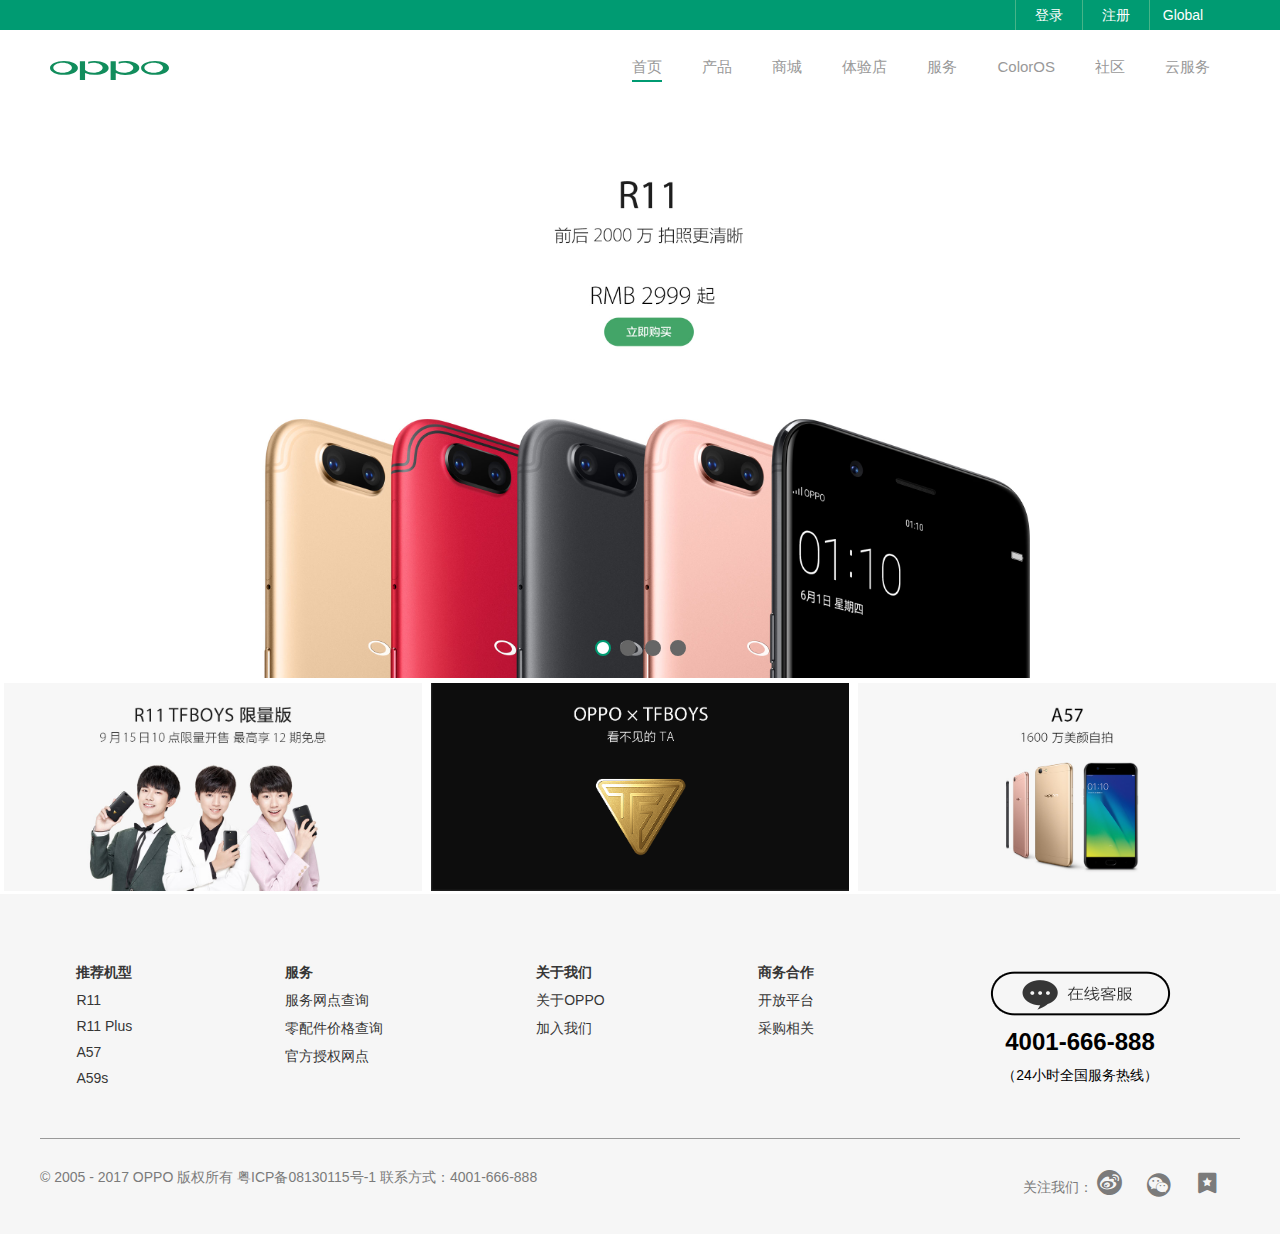
<file: index.html>
<!DOCTYPE html>
<html>
	<head>
		<meta charset="UTF-8">
		<title>oppo官网</title>
		<link rel="stylesheet" type="text/css" href="css/public.css"/>
		<link rel="stylesheet" type="text/css" href="iconfont/iconfont.css"/>
		<link rel="stylesheet" href="css/index.css" />
		<script type="text/javascript" src="js/jquery-1.11.1.min.js" ></script>
	</head>
	<body>
		<!--头部文件--->
		<div id="header"></div>
		<!--轮播图--->
		<div class="banner">
			<div class="banner-img">
				<img src="img/index/index-banner-1.jpg" style="z-index: 2;"/>
				<img src="img/index/index-banner-2.jpg"/>
				<img src="img/index/index-banner-3.jpg"/>
				<img src="img/index/index-banner-4.jpg"/>
			</div>
			<ul class="banner-btn">
				<li class="in"></li>
				<li></li>
				<li></li>
				<li></li>
			</ul>
		</div>
		<!--主页主体链接-->
		<div class="main-link">
			<a href="#"><img src="img/index/main-link-1.jpg"/></a>
			<a href="#"><img src="img/index/main-link-2.png"/></a>
			<a href="#"><img src="img/index/main-link-3.jpg"/></a>
		</div>
		<!--footer底部-->
		<div id="footer">
			<div class="foot-up">
				<ul class="list-li">
					<li><a href="#" class="list-li-link">推荐机型</a>
						<ul>
							<li><a href="#">R11</a></li>
							<li><a href="#">R11 Plus</a></li>
							<li><a href="#">A57</a></li>
							<li><a href="#">A59s</a></li>
						</ul>
					</li>
					<li><a href="#" class="list-li-link">服务</a>
						<ul>
							<li><a href="#">服务网点查询</a></li>
							<li><a href="#">零配件价格查询</a></li>
							<li><a href="#">官方授权网点</a></li>
						</ul>
					</li>
					<li><a href="#" class="list-li-link">关于我们</a>
						<ul>
							<li><a href="#">关于OPPO</a></li>
							<li><a href="#">加入我们</a></li>
						</ul>
					</li>
					<li><a href="#" class="list-li-link">商务合作</a>
						<ul>
							<li><a href="#">开放平台</a></li>
							<li><a href="#">采购相关</a></li>
						</ul>
					</li>
				</ul>
				<div class="online_serive">
					<img src="img/index/icon-online.png"/>
					<h3>4001-666-888</h3>
					<p>（24小时全国服务热线）</p>
				</div>
			</div>
			<hr />
			<div class="foot-down">
				<p>© 2005 - 2017 OPPO 版权所有 粤ICP备08130115号-1 联系方式：4001-666-888</p>
				<div class="foot-ico">
					<span>关注我们：</span>
					<a href="#" class="weichat"><i class="iconfont" >&#xf0055;</i></a>
					<a href="#" class="weibo"><i class="iconfont" >&#xe603;</i><img src="img/index/wx.jpg"/></a>
					<a href="#" class="windown"><i class="iconfont" >&#xe665;</i>
						<img src="img/index/fwc.jpg"/>
					</a>
				</div>
			</div>
		</div>
	</body>
</html>
<script type="text/javascript" src="js/public.js" ></script>
<script src="js/index.js"></script>
</file>
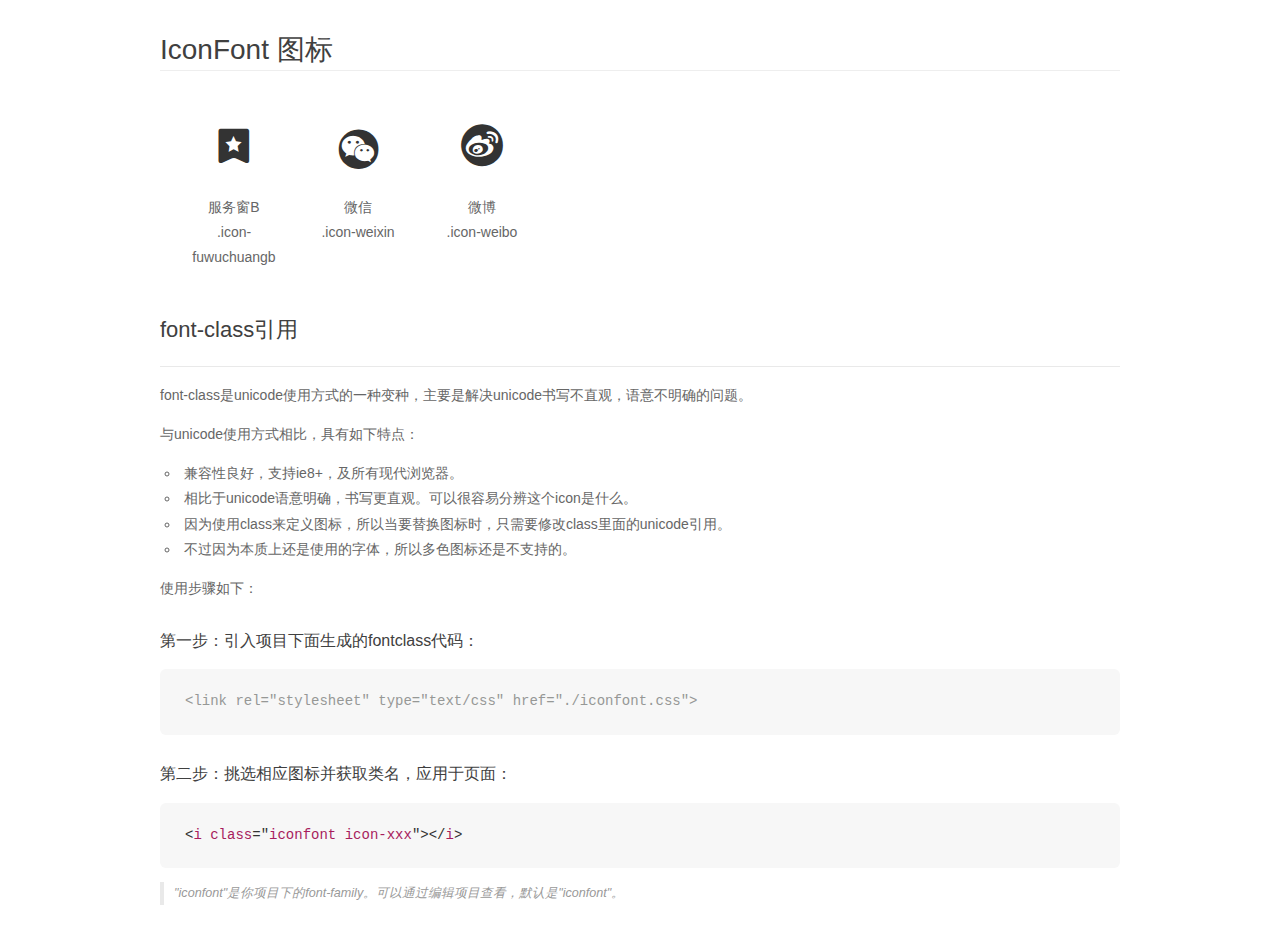
<file: iconfont/demo_fontclass.html>
<!DOCTYPE html>
<html>
<head>
    <meta charset="utf-8"/>
    <title>IconFont</title>
    <link rel="stylesheet" href="demo.css">
    <link rel="stylesheet" href="iconfont.css">
</head>
<body>
    <div class="main markdown">
        <h1>IconFont 图标</h1>
        <ul class="icon_lists clear">
            
                <li>
                <i class="icon iconfont icon-fuwuchuangb"></i>
                    <div class="name">服务窗B</div>
                    <div class="fontclass">.icon-fuwuchuangb</div>
                </li>
            
                <li>
                <i class="icon iconfont icon-weixin"></i>
                    <div class="name">微信</div>
                    <div class="fontclass">.icon-weixin</div>
                </li>
            
                <li>
                <i class="icon iconfont icon-weibo"></i>
                    <div class="name">微博</div>
                    <div class="fontclass">.icon-weibo</div>
                </li>
            
        </ul>

        <h2 id="font-class-">font-class引用</h2>
        <hr>

        <p>font-class是unicode使用方式的一种变种，主要是解决unicode书写不直观，语意不明确的问题。</p>
        <p>与unicode使用方式相比，具有如下特点：</p>
        <ul>
        <li>兼容性良好，支持ie8+，及所有现代浏览器。</li>
        <li>相比于unicode语意明确，书写更直观。可以很容易分辨这个icon是什么。</li>
        <li>因为使用class来定义图标，所以当要替换图标时，只需要修改class里面的unicode引用。</li>
        <li>不过因为本质上还是使用的字体，所以多色图标还是不支持的。</li>
        </ul>
        <p>使用步骤如下：</p>
        <h3 id="-fontclass-">第一步：引入项目下面生成的fontclass代码：</h3>


        <pre><code class="lang-js hljs javascript"><span class="hljs-comment">&lt;link rel="stylesheet" type="text/css" href="./iconfont.css"&gt;</span></code></pre>
        <h3 id="-">第二步：挑选相应图标并获取类名，应用于页面：</h3>
        <pre><code class="lang-css hljs">&lt;<span class="hljs-selector-tag">i</span> <span class="hljs-selector-tag">class</span>="<span class="hljs-selector-tag">iconfont</span> <span class="hljs-selector-tag">icon-xxx</span>"&gt;&lt;/<span class="hljs-selector-tag">i</span>&gt;</code></pre>
        <blockquote>
        <p>"iconfont"是你项目下的font-family。可以通过编辑项目查看，默认是"iconfont"。</p>
        </blockquote>
    </div>
</body>
</html>
</file>
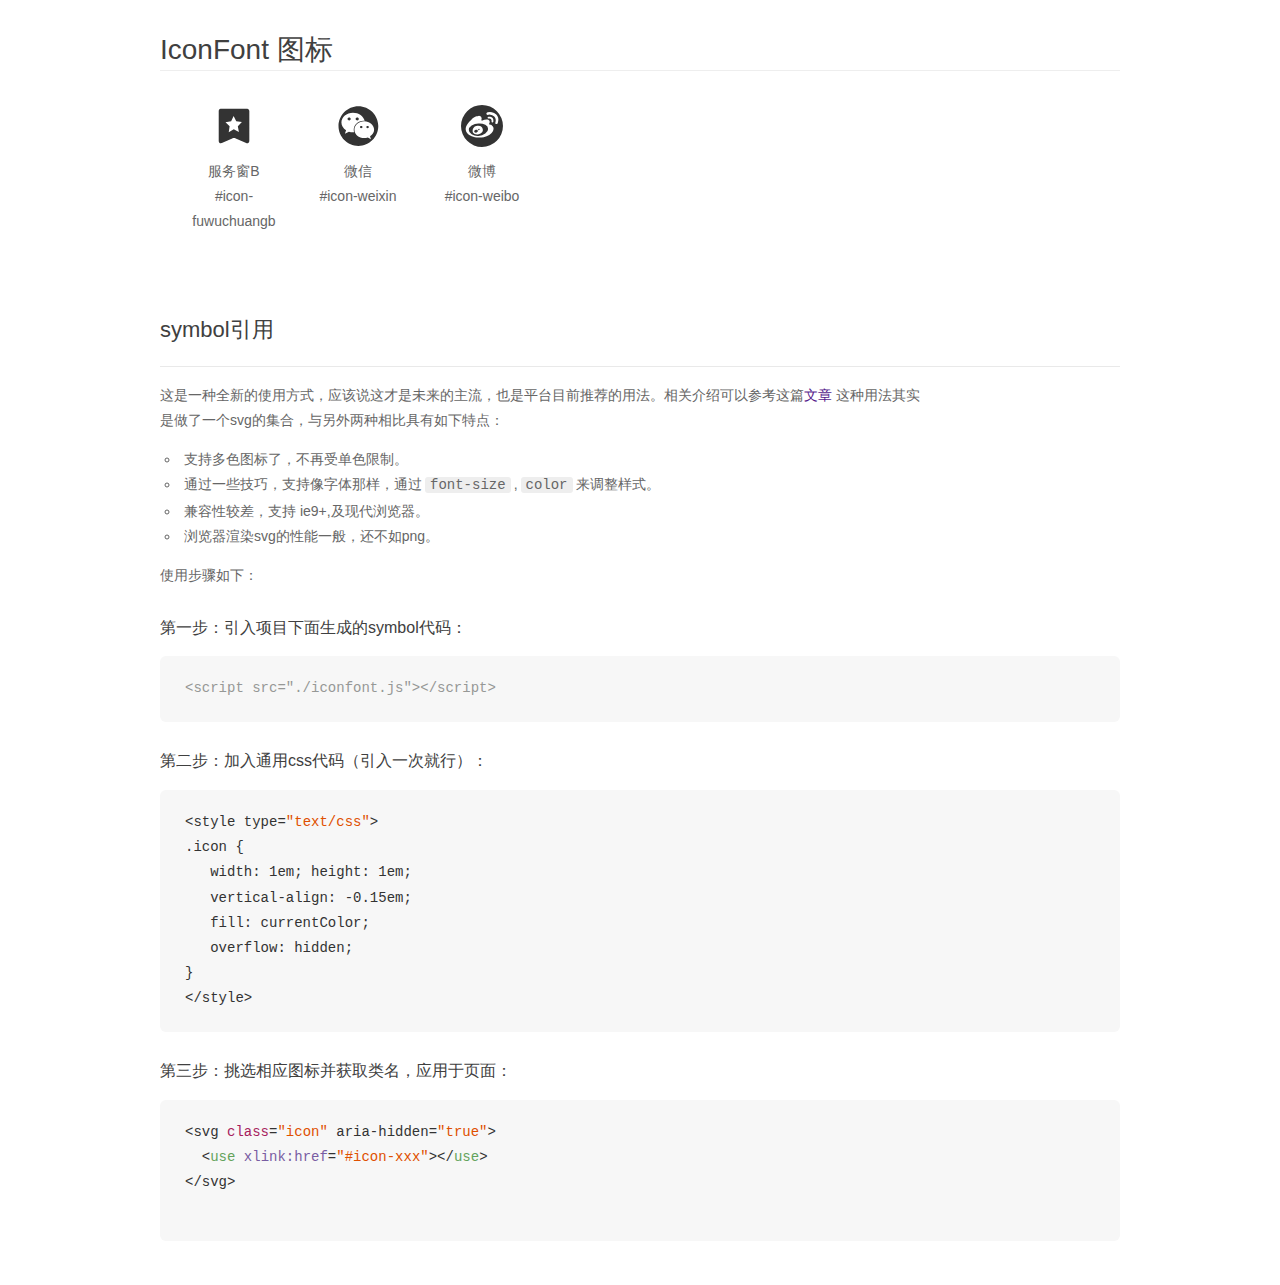
<file: iconfont/demo_symbol.html>
<!DOCTYPE html>
<html>
<head>
    <meta charset="utf-8"/>
    <title>IconFont</title>
    <link rel="stylesheet" href="demo.css">
    <script src="iconfont.js"></script>

    <style type="text/css">
        .icon {
          /* 通过设置 font-size 来改变图标大小 */
          width: 1em; height: 1em;
          /* 图标和文字相邻时，垂直对齐 */
          vertical-align: -0.15em;
          /* 通过设置 color 来改变 SVG 的颜色/fill */
          fill: currentColor;
          /* path 和 stroke 溢出 viewBox 部分在 IE 下会显示
             normalize.css 中也包含这行 */
          overflow: hidden;
        }

    </style>
</head>
<body>
    <div class="main markdown">
        <h1>IconFont 图标</h1>
        <ul class="icon_lists clear">
            
                <li>
                    <svg class="icon" aria-hidden="true">
                        <use xlink:href="#icon-fuwuchuangb"></use>
                    </svg>
                    <div class="name">服务窗B</div>
                    <div class="fontclass">#icon-fuwuchuangb</div>
                </li>
            
                <li>
                    <svg class="icon" aria-hidden="true">
                        <use xlink:href="#icon-weixin"></use>
                    </svg>
                    <div class="name">微信</div>
                    <div class="fontclass">#icon-weixin</div>
                </li>
            
                <li>
                    <svg class="icon" aria-hidden="true">
                        <use xlink:href="#icon-weibo"></use>
                    </svg>
                    <div class="name">微博</div>
                    <div class="fontclass">#icon-weibo</div>
                </li>
            
        </ul>


        <h2 id="symbol-">symbol引用</h2>
        <hr>

        <p>这是一种全新的使用方式，应该说这才是未来的主流，也是平台目前推荐的用法。相关介绍可以参考这篇<a href="">文章</a>
        这种用法其实是做了一个svg的集合，与另外两种相比具有如下特点：</p>
        <ul>
          <li>支持多色图标了，不再受单色限制。</li>
          <li>通过一些技巧，支持像字体那样，通过<code>font-size</code>,<code>color</code>来调整样式。</li>
          <li>兼容性较差，支持 ie9+,及现代浏览器。</li>
          <li>浏览器渲染svg的性能一般，还不如png。</li>
        </ul>
        <p>使用步骤如下：</p>
        <h3 id="-symbol-">第一步：引入项目下面生成的symbol代码：</h3>
        <pre><code class="lang-js hljs javascript"><span class="hljs-comment">&lt;script src="./iconfont.js"&gt;&lt;/script&gt;</span></code></pre>
        <h3 id="-css-">第二步：加入通用css代码（引入一次就行）：</h3>
        <pre><code class="lang-js hljs javascript">&lt;style type=<span class="hljs-string">"text/css"</span>&gt;
.icon {
   width: <span class="hljs-number">1</span>em; height: <span class="hljs-number">1</span>em;
   vertical-align: <span class="hljs-number">-0.15</span>em;
   fill: currentColor;
   overflow: hidden;
}
&lt;<span class="hljs-regexp">/style&gt;</span></code></pre>
        <h3 id="-">第三步：挑选相应图标并获取类名，应用于页面：</h3>
        <pre><code class="lang-js hljs javascript">&lt;svg <span class="hljs-class"><span class="hljs-keyword">class</span></span>=<span class="hljs-string">"icon"</span> aria-hidden=<span class="hljs-string">"true"</span>&gt;<span class="xml"><span class="hljs-tag">
  &lt;<span class="hljs-name">use</span> <span class="hljs-attr">xlink:href</span>=<span class="hljs-string">"#icon-xxx"</span>&gt;</span><span class="hljs-tag">&lt;/<span class="hljs-name">use</span>&gt;</span>
</span>&lt;<span class="hljs-regexp">/svg&gt;
        </span></code></pre>
    </div>
</body>
</html>
</file>
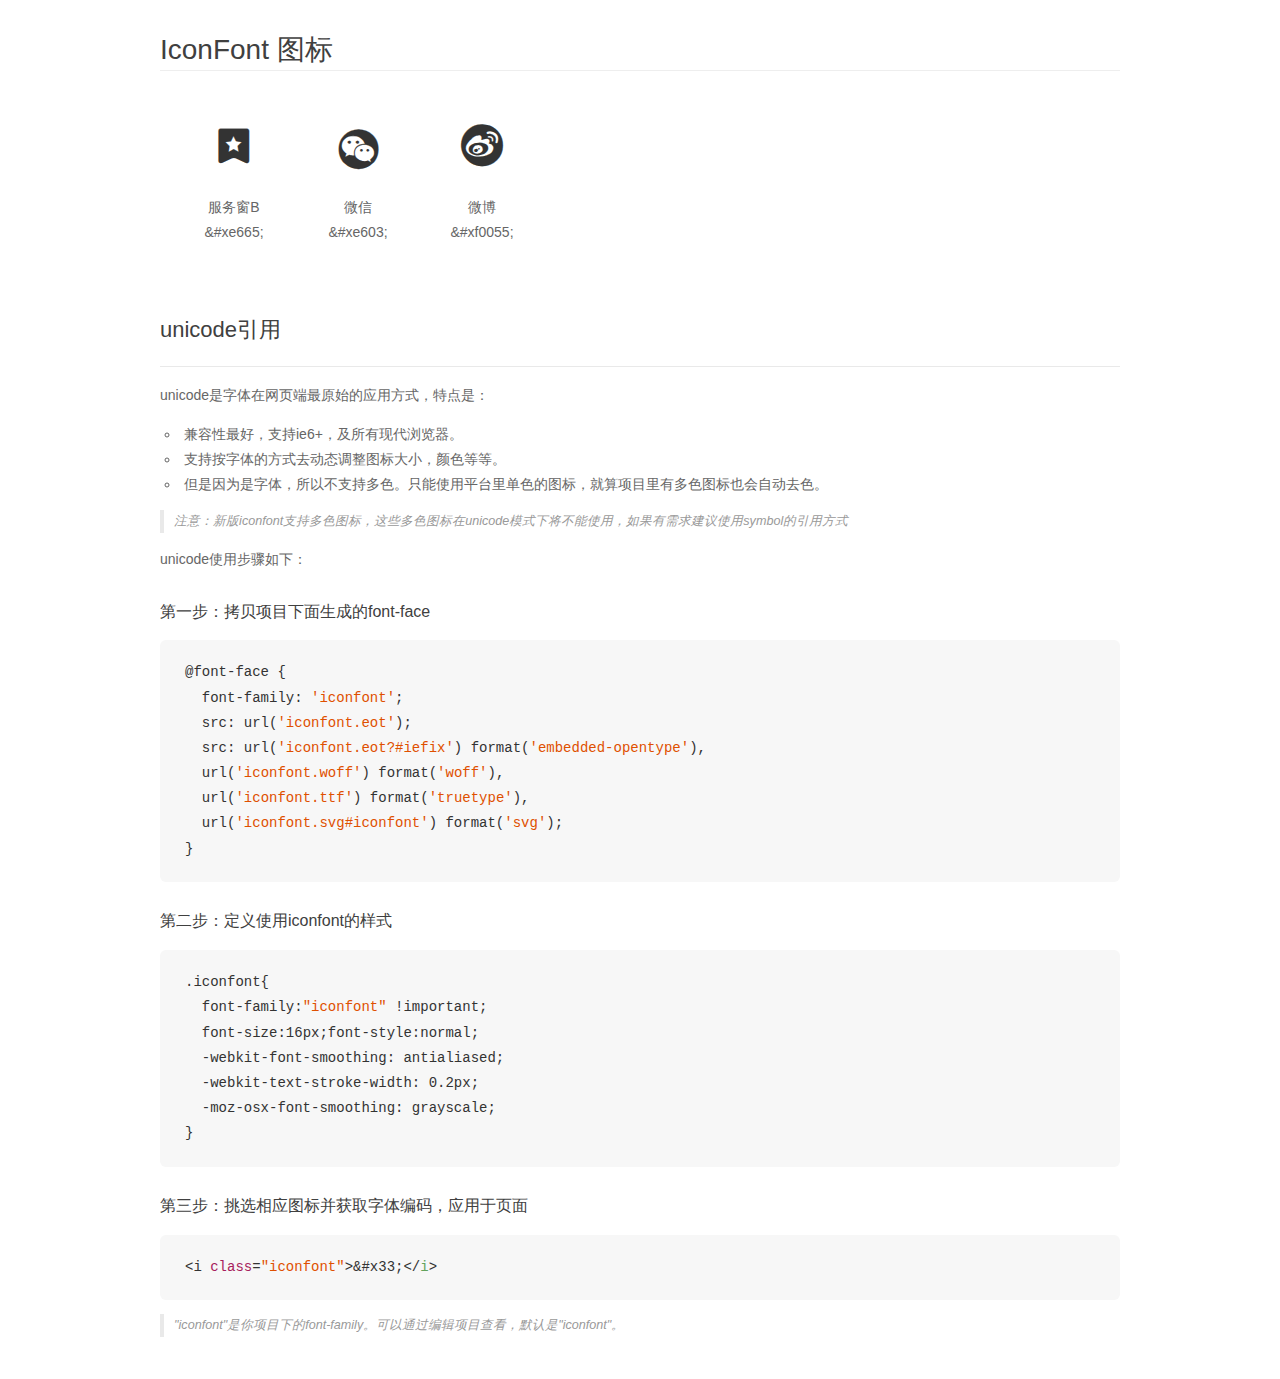
<file: iconfont/demo_unicode.html>
<!DOCTYPE html>
<html>
<head>
    <meta charset="utf-8"/>
    <title>IconFont</title>
    <link rel="stylesheet" href="demo.css">

    <style type="text/css">

        @font-face {font-family: "iconfont";
          src: url('iconfont.eot'); /* IE9*/
          src: url('iconfont.eot#iefix') format('embedded-opentype'), /* IE6-IE8 */
          url('iconfont.woff') format('woff'), /* chrome, firefox */
          url('iconfont.ttf') format('truetype'), /* chrome, firefox, opera, Safari, Android, iOS 4.2+*/
          url('iconfont.svg#iconfont') format('svg'); /* iOS 4.1- */
        }

        .iconfont {
          font-family:"iconfont" !important;
          font-size:16px;
          font-style:normal;
          -webkit-font-smoothing: antialiased;
          -webkit-text-stroke-width: 0.2px;
          -moz-osx-font-smoothing: grayscale;
        }

    </style>
</head>
<body>
    <div class="main markdown">
        <h1>IconFont 图标</h1>
        <ul class="icon_lists clear">
            
                <li>
                <i class="icon iconfont">&#xe665;</i>
                    <div class="name">服务窗B</div>
                    <div class="code">&amp;#xe665;</div>
                </li>
            
                <li>
                <i class="icon iconfont">&#xe603;</i>
                    <div class="name">微信</div>
                    <div class="code">&amp;#xe603;</div>
                </li>
            
                <li>
                <i class="icon iconfont">&#xf0055;</i>
                    <div class="name">微博</div>
                    <div class="code">&amp;#xf0055;</div>
                </li>
            
        </ul>
        <h2 id="unicode-">unicode引用</h2>
        <hr>

        <p>unicode是字体在网页端最原始的应用方式，特点是：</p>
        <ul>
        <li>兼容性最好，支持ie6+，及所有现代浏览器。</li>
        <li>支持按字体的方式去动态调整图标大小，颜色等等。</li>
        <li>但是因为是字体，所以不支持多色。只能使用平台里单色的图标，就算项目里有多色图标也会自动去色。</li>
        </ul>
        <blockquote>
        <p>注意：新版iconfont支持多色图标，这些多色图标在unicode模式下将不能使用，如果有需求建议使用symbol的引用方式</p>
        </blockquote>
        <p>unicode使用步骤如下：</p>
        <h3 id="-font-face">第一步：拷贝项目下面生成的font-face</h3>
        <pre><code class="lang-js hljs javascript">@font-face {
  font-family: <span class="hljs-string">'iconfont'</span>;
  src: url(<span class="hljs-string">'iconfont.eot'</span>);
  src: url(<span class="hljs-string">'iconfont.eot?#iefix'</span>) format(<span class="hljs-string">'embedded-opentype'</span>),
  url(<span class="hljs-string">'iconfont.woff'</span>) format(<span class="hljs-string">'woff'</span>),
  url(<span class="hljs-string">'iconfont.ttf'</span>) format(<span class="hljs-string">'truetype'</span>),
  url(<span class="hljs-string">'iconfont.svg#iconfont'</span>) format(<span class="hljs-string">'svg'</span>);
}
</code></pre>
        <h3 id="-iconfont-">第二步：定义使用iconfont的样式</h3>
        <pre><code class="lang-js hljs javascript">.iconfont{
  font-family:<span class="hljs-string">"iconfont"</span> !important;
  font-size:<span class="hljs-number">16</span>px;font-style:normal;
  -webkit-font-smoothing: antialiased;
  -webkit-text-stroke-width: <span class="hljs-number">0.2</span>px;
  -moz-osx-font-smoothing: grayscale;
}
</code></pre>
        <h3 id="-">第三步：挑选相应图标并获取字体编码，应用于页面</h3>
        <pre><code class="lang-js hljs javascript">&lt;i <span class="hljs-class"><span class="hljs-keyword">class</span></span>=<span class="hljs-string">"iconfont"</span>&gt;&amp;#x33;<span class="xml"><span class="hljs-tag">&lt;/<span class="hljs-name">i</span>&gt;</span></span></code></pre>

        <blockquote>
        <p>"iconfont"是你项目下的font-family。可以通过编辑项目查看，默认是"iconfont"。</p>
        </blockquote>
    </div>


</body>
</html>
</file>
<file: css/public.css>
/*整体初始化*/
html, body, ul, li, ol, dl, dd, dt, p, h1, h2, h3, h4, h5, h6, form, fieldset, legend, img hr{ margin:0; padding:0; }
fieldset, img { border:none; }
img{display: block;}
address, caption, cite, code, dfn, th, var { font-style:normal; font-weight:normal; }
ul, ol { list-style:none; } 
a,a:hover{text-decoration: none;}
html { overflow:-Scroll;
	overflow-x:hidden;
	font-family: "微软雅黑","Microsoft Yahei",Arial,Helvetica,sans-serif,"宋体";
    font-size: 14px;}

#header{
	height: 110px;
	width: 100%;
}
.top{
	height: 30px;
	background: #009B72;
}
.login-register{
	float: right;
	display: flex;
	margin-right:5%;
}
.login-register  li a{
	display: block;
	width: 66px;
	height: 30px;
	border-left: 1px solid #47b488;
	line-height: 30px;
	text-align: center;
	color:#FFF;
	
}
.nav{
	height: 80px;
	display: flex;
	justify-content: space-between;
	padding: 0 50px;
	align-items: center;
}
.nav img{
	display: block;
	height: 19px;
}
.nav-menu{
	display: flex;
}

.nav-menu li a{
	display: block;
	margin: 0 20px;
	font-size: 15px;
	color: #999;
	height: 22px;
}
.active{
	border-bottom: #009B72 2px solid;
}
/*footer底部*/
#footer{
	height: 340px;
	width: 100%;
	padding: 46px 0;
	background:#F6F6F6;
	margin-top:3px ;
	box-sizing: border-box;
}
.foot-up{
	padding: 24px 0px;
	width: 100%;
	height: 150px;
}
.list-li{
	width:890px;
	height: 126px;
	display: flex;
	justify-content: space-around;
	float: left;
}
.list-li ul li{
	margin: 10px 0;
}
.list-li ul li a{
	color: #363636;
}
.list-li-link{
	font-size: 14px;
	font-weight: 900;
	color: #363636;
}
.online_serive{
	height: 127px;
	width: 300px;
	float: right;
	margin-right: 50px;
	display:flex;
	flex-direction: column;
	justify-content: space-around;
	align-items: center;
}
.online_serive h3{
	font-size: 24px;
}
hr{
	width: 1200px;
	height: 1px;
	background: #999999;
	margin: 0 auto;
	border: none;
}
.foot-down{
	width: 1200px;
	height: 30px;
	margin: 30px auto;
}
.foot-down p{
	color: #7b7b7b;
	font-size: 14px;
	float: left;
}
.foot-ico{
	float: right;
	color: #7b7b7b;
}
 .foot-ico a{
 	color: #7b7b7b;
 	position: relative;
 }
.foot-ico i{
	font-size:25px; 
	margin-right: 20px;
}
.weichat:hover{
	color:#D9595C ;
}
.weibo:hover{
	color:#00925F ;
}
.windown:hover{
	color:#1CACEB ;
}
.weibo img{
	position: absolute;
	bottom: 30px;
	right: -40px;
	display: none;
}
.weibo:hover img{
	display: block;
}
.windown img{
	position: absolute;
	bottom: 30px;
	right: -40px;
	display: none;
}
</file>
<file: iconfont/iconfont.css>
@font-face {font-family: "iconfont";
  src: url('iconfont.eot?t=1505307280456'); /* IE9*/
  src: url('iconfont.eot?t=1505307280456#iefix') format('embedded-opentype'), /* IE6-IE8 */
  url('[data-uri]') format('woff'),
  url('iconfont.ttf?t=1505307280456') format('truetype'), /* chrome, firefox, opera, Safari, Android, iOS 4.2+*/
  url('iconfont.svg?t=1505307280456#iconfont') format('svg'); /* iOS 4.1- */
}

.iconfont {
  font-family:"iconfont" !important;
  font-size:16px;
  font-style:normal;
  -webkit-font-smoothing: antialiased;
  -moz-osx-font-smoothing: grayscale;
}

.icon-fuwuchuangb:before { content: "\e665"; }

.icon-weixin:before { content: "\e603"; }

.icon-weibo:before { content: "\f0055"; }
</file>
<file: css/index.css>
.banner{
	width: 100%;
	height: 568px;
	position: relative;
}
.banner-img{
	height: 568px;
}
.banner-img img{
	display: block;
	height: 568px;
	width: auto;
	margin-left: -260px;	
	position: absolute;
}
.banner-btn{
	position: absolute;
	bottom: 20px;
	z-index: 5;
	width: 100px;
	height: 20px;
	margin-left:-50px;
	left: 50%;
	display: flex;
	justify-content: space-around;
	align-items: center;
}
.banner-btn li{
	height: 12px;
	width: 12px;
	background: #666;
	border-radius: 50%;
	border: #666 2px solid;
	outline: none;
}
 .banner-btn .in{
 	border-radius: 50%;
	height: 12px;
	width: 12px;
	border-color:#009B72;
	background: #FFFFFF;
}
/*主页主体链接*/
.main-link{
	margin-top: 5px;
	display: flex;
	justify-content: space-around;
}
.main-link a img{
	display: block;
	width: 418px;
	height: 208px;
}
</file>
<file: iconfont/demo.css>
*{margin: 0;padding: 0;list-style: none;}
/*
KISSY CSS Reset
理念：1. reset 的目的不是清除浏览器的默认样式，这仅是部分工作。清除和重置是紧密不可分的。
2. reset 的目的不是让默认样式在所有浏览器下一致，而是减少默认样式有可能带来的问题。
3. reset 期望提供一套普适通用的基础样式。但没有银弹，推荐根据具体需求，裁剪和修改后再使用。
特色：1. 适应中文；2. 基于最新主流浏览器。
维护：玉伯<lifesinger@gmail.com>, 正淳<ragecarrier@gmail.com>
 */

/** 清除内外边距 **/
body, h1, h2, h3, h4, h5, h6, hr, p, blockquote, /* structural elements 结构元素 */
dl, dt, dd, ul, ol, li, /* list elements 列表元素 */
pre, /* text formatting elements 文本格式元素 */
form, fieldset, legend, button, input, textarea, /* form elements 表单元素 */
th, td /* table elements 表格元素 */ {
  margin: 0;
  padding: 0;
}

/** 设置默认字体 **/
body,
button, input, select, textarea /* for ie */ {
  font: 12px/1.5 tahoma, arial, \5b8b\4f53, sans-serif;
}
h1, h2, h3, h4, h5, h6 { font-size: 100%; }
address, cite, dfn, em, var { font-style: normal; } /* 将斜体扶正 */
code, kbd, pre, samp { font-family: courier new, courier, monospace; } /* 统一等宽字体 */
small { font-size: 12px; } /* 小于 12px 的中文很难阅读，让 small 正常化 */

/** 重置列表元素 **/
ul, ol { list-style: none; }

/** 重置文本格式元素 **/
a { text-decoration: none; }
a:hover { text-decoration: underline; }


/** 重置表单元素 **/
legend { color: #000; } /* for ie6 */
fieldset, img { border: 0; } /* img 搭车：让链接里的 img 无边框 */
button, input, select, textarea { font-size: 100%; } /* 使得表单元素在 ie 下能继承字体大小 */
/* 注：optgroup 无法扶正 */

/** 重置表格元素 **/
table { border-collapse: collapse; border-spacing: 0; }

/* 清除浮动 */
.ks-clear:after, .clear:after {
  content: '\20';
  display: block;
  height: 0;
  clear: both;
}
.ks-clear, .clear {
  *zoom: 1;
}

.main {
  padding: 30px 100px;
width: 960px;
margin: 0 auto;
}
.main h1{font-size:36px; color:#333; text-align:left;margin-bottom:30px; border-bottom: 1px solid #eee;}

.helps{margin-top:40px;}
.helps pre{
  padding:20px;
  margin:10px 0;
  border:solid 1px #e7e1cd;
  background-color: #fffdef;
  overflow: auto;
}

.icon_lists{
  width: 100% !important;

}

.icon_lists li{
  float:left;
  width: 100px;
  height:180px;
  text-align: center;
  list-style: none !important;
}
.icon_lists .icon{
  font-size: 42px;
  line-height: 100px;
  margin: 10px 0;
  color:#333;
  -webkit-transition: font-size 0.25s ease-out 0s;
  -moz-transition: font-size 0.25s ease-out 0s;
  transition: font-size 0.25s ease-out 0s;

}
.icon_lists .icon:hover{
  font-size: 100px;
}



.markdown {
  color: #666;
  font-size: 14px;
  line-height: 1.8;
}

.highlight {
  line-height: 1.5;
}

.markdown img {
  vertical-align: middle;
  max-width: 100%;
}

.markdown h1 {
  color: #404040;
  font-weight: 500;
  line-height: 40px;
  margin-bottom: 24px;
}

.markdown h2,
.markdown h3,
.markdown h4,
.markdown h5,
.markdown h6 {
  color: #404040;
  margin: 1.6em 0 0.6em 0;
  font-weight: 500;
  clear: both;
}

.markdown h1 {
  font-size: 28px;
}

.markdown h2 {
  font-size: 22px;
}

.markdown h3 {
  font-size: 16px;
}

.markdown h4 {
  font-size: 14px;
}

.markdown h5 {
  font-size: 12px;
}

.markdown h6 {
  font-size: 12px;
}

.markdown hr {
  height: 1px;
  border: 0;
  background: #e9e9e9;
  margin: 16px 0;
  clear: both;
}

.markdown p,
.markdown pre {
  margin: 1em 0;
}

.markdown > p,
.markdown > blockquote,
.markdown > .highlight,
.markdown > ol,
.markdown > ul {
  width: 80%;
}

.markdown ul > li {
  list-style: circle;
}

.markdown > ul li,
.markdown blockquote ul > li {
  margin-left: 20px;
  padding-left: 4px;
}

.markdown > ul li p,
.markdown > ol li p {
  margin: 0.6em 0;
}

.markdown ol > li {
  list-style: decimal;
}

.markdown > ol li,
.markdown blockquote ol > li {
  margin-left: 20px;
  padding-left: 4px;
}

.markdown code {
  margin: 0 3px;
  padding: 0 5px;
  background: #eee;
  border-radius: 3px;
}

.markdown pre {
  border-radius: 6px;
  background: #f7f7f7;
  padding: 20px;
}

.markdown pre code {
  border: none;
  background: #f7f7f7;
  margin: 0;
}

.markdown strong,
.markdown b {
  font-weight: 600;
}

.markdown > table {
  border-collapse: collapse;
  border-spacing: 0px;
  empty-cells: show;
  border: 1px solid #e9e9e9;
  width: 95%;
  margin-bottom: 24px;
}

.markdown > table th {
  white-space: nowrap;
  color: #333;
  font-weight: 600;

}

.markdown > table th,
.markdown > table td {
  border: 1px solid #e9e9e9;
  padding: 8px 16px;
  text-align: left;
}

.markdown > table th {
  background: #F7F7F7;
}

.markdown blockquote {
  font-size: 90%;
  color: #999;
  border-left: 4px solid #e9e9e9;
  padding-left: 0.8em;
  margin: 1em 0;
  font-style: italic;
}

.markdown blockquote p {
  margin: 0;
}

.markdown .anchor {
  opacity: 0;
  transition: opacity 0.3s ease;
  margin-left: 8px;
}

.markdown .waiting {
  color: #ccc;
}

.markdown h1:hover .anchor,
.markdown h2:hover .anchor,
.markdown h3:hover .anchor,
.markdown h4:hover .anchor,
.markdown h5:hover .anchor,
.markdown h6:hover .anchor {
  opacity: 1;
  display: inline-block;
}

.markdown > br,
.markdown > p > br {
  clear: both;
}


.hljs {
  display: block;
  background: white;
  padding: 0.5em;
  color: #333333;
  overflow-x: auto;
}

.hljs-comment,
.hljs-meta {
  color: #969896;
}

.hljs-string,
.hljs-variable,
.hljs-template-variable,
.hljs-strong,
.hljs-emphasis,
.hljs-quote {
  color: #df5000;
}

.hljs-keyword,
.hljs-selector-tag,
.hljs-type {
  color: #a71d5d;
}

.hljs-literal,
.hljs-symbol,
.hljs-bullet,
.hljs-attribute {
  color: #0086b3;
}

.hljs-section,
.hljs-name {
  color: #63a35c;
}

.hljs-tag {
  color: #333333;
}

.hljs-title,
.hljs-attr,
.hljs-selector-id,
.hljs-selector-class,
.hljs-selector-attr,
.hljs-selector-pseudo {
  color: #795da3;
}

.hljs-addition {
  color: #55a532;
  background-color: #eaffea;
}

.hljs-deletion {
  color: #bd2c00;
  background-color: #ffecec;
}

.hljs-link {
  text-decoration: underline;
}

pre{
  background: #fff;
}
</file>
